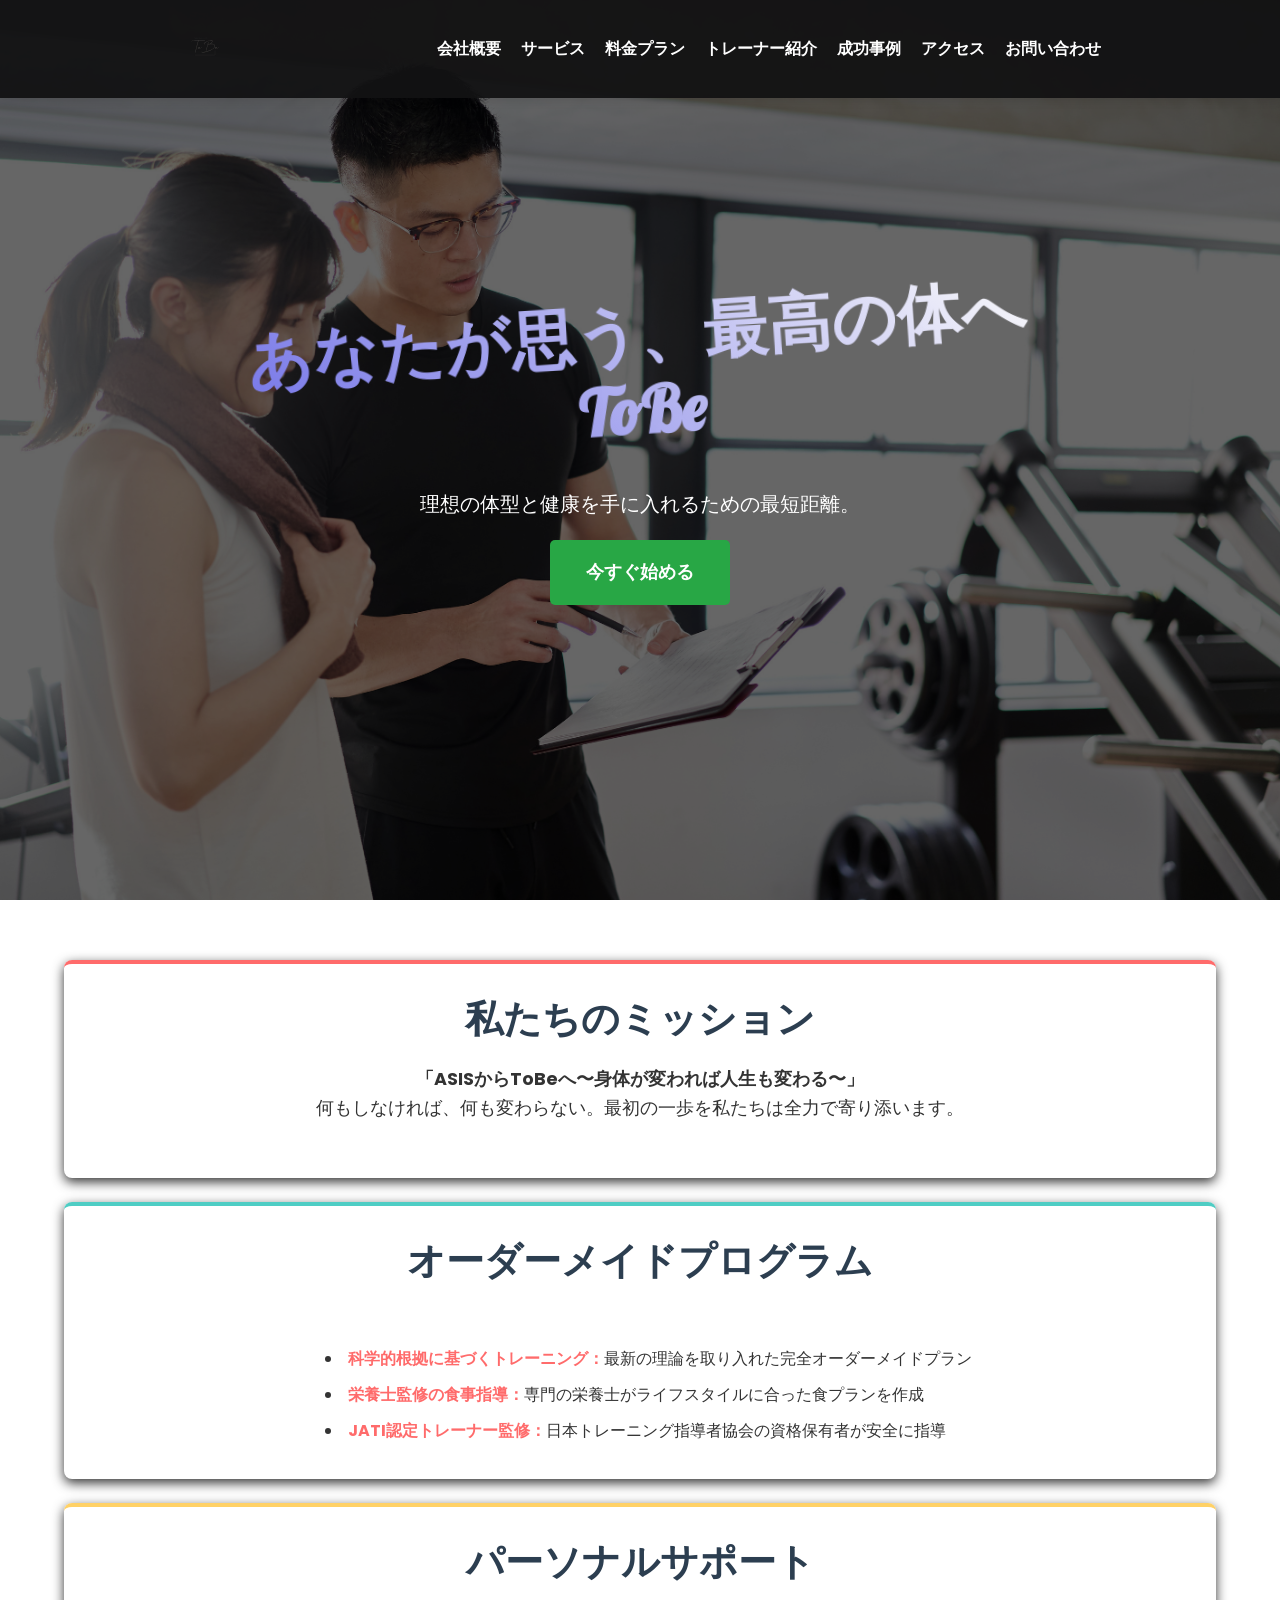
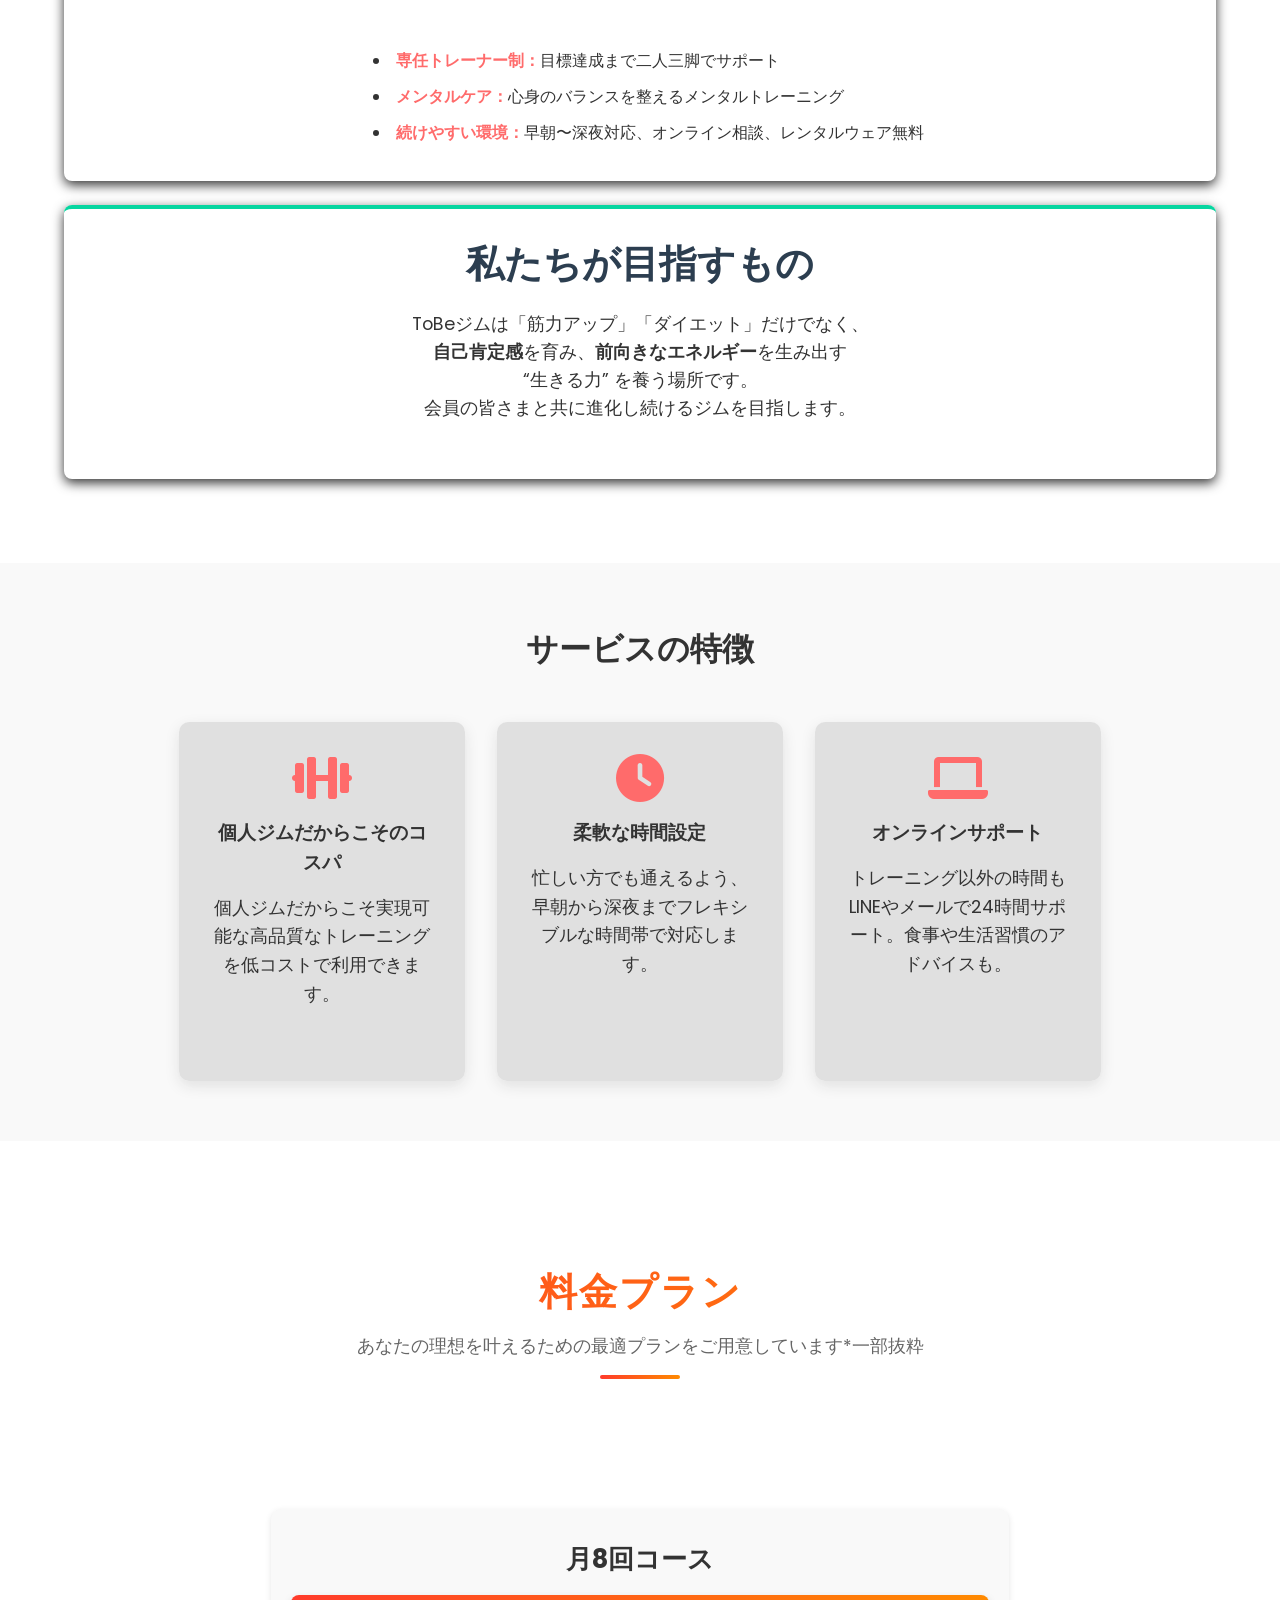
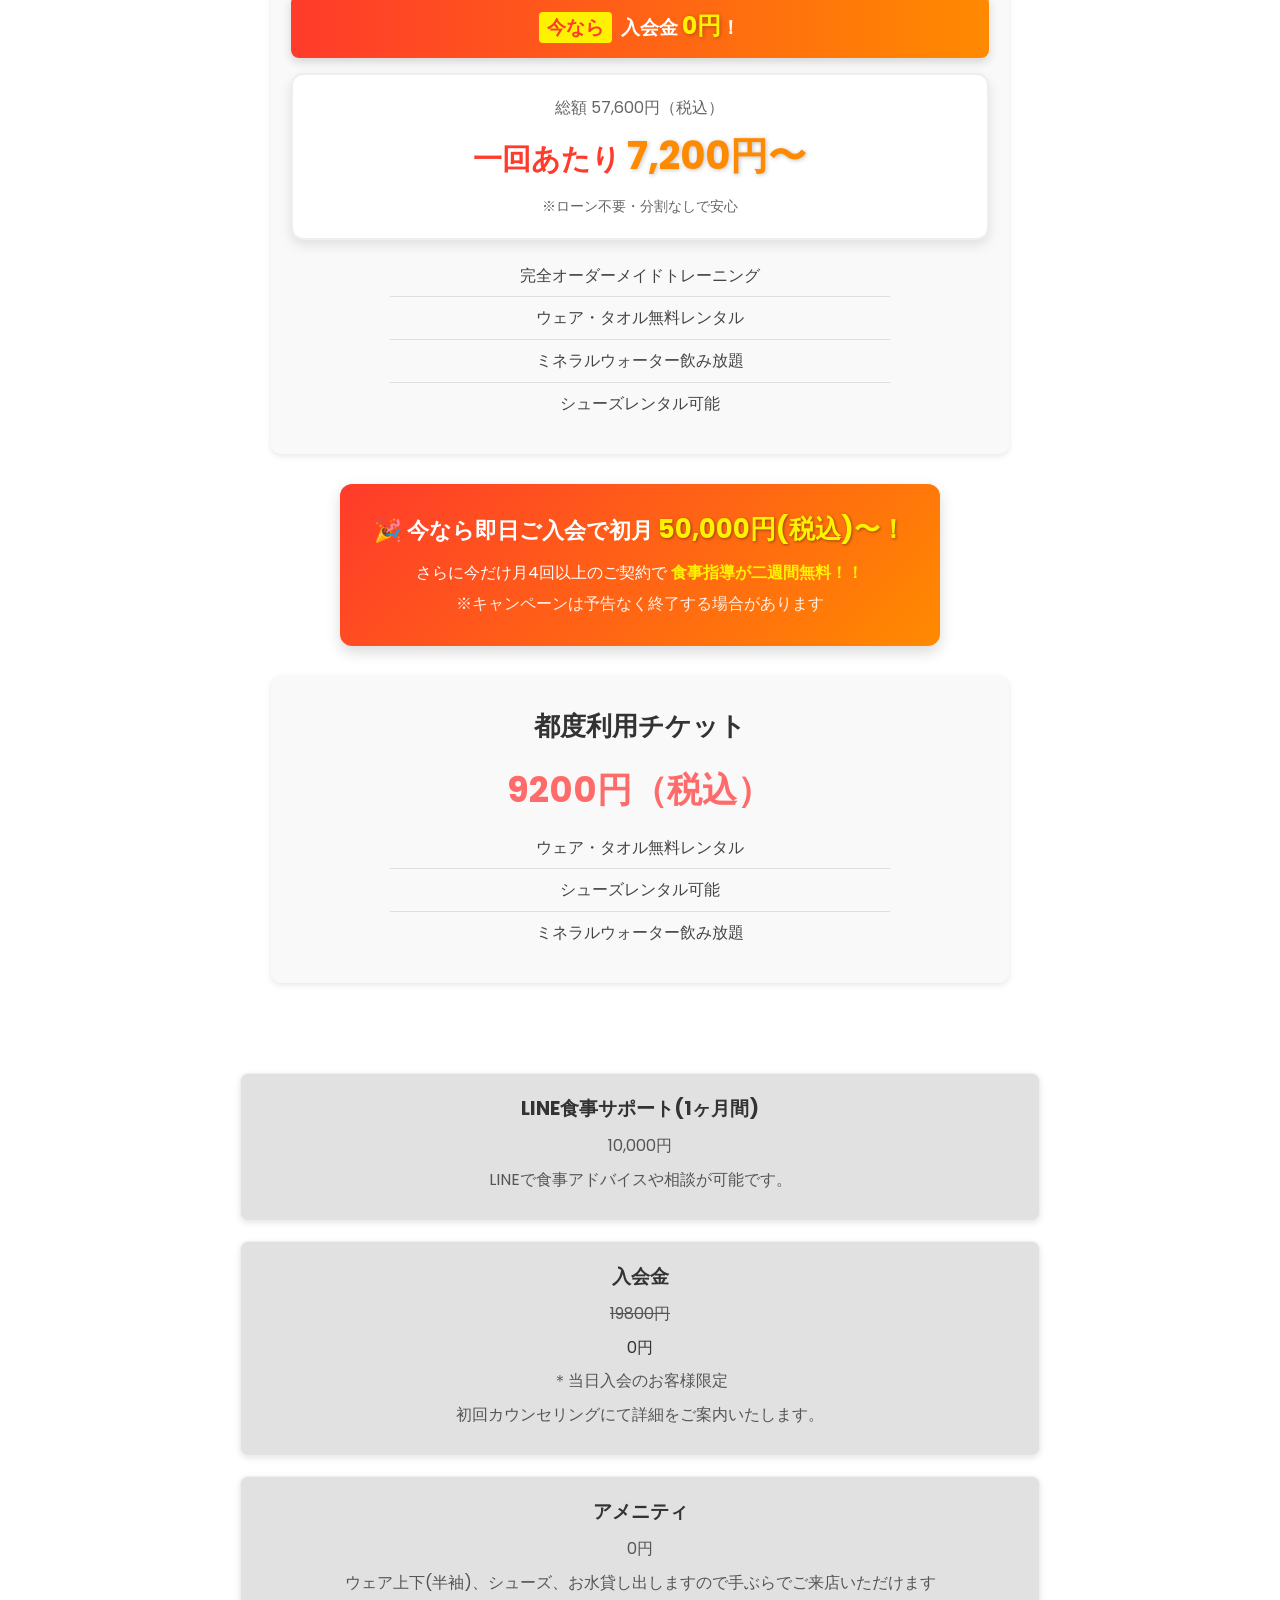
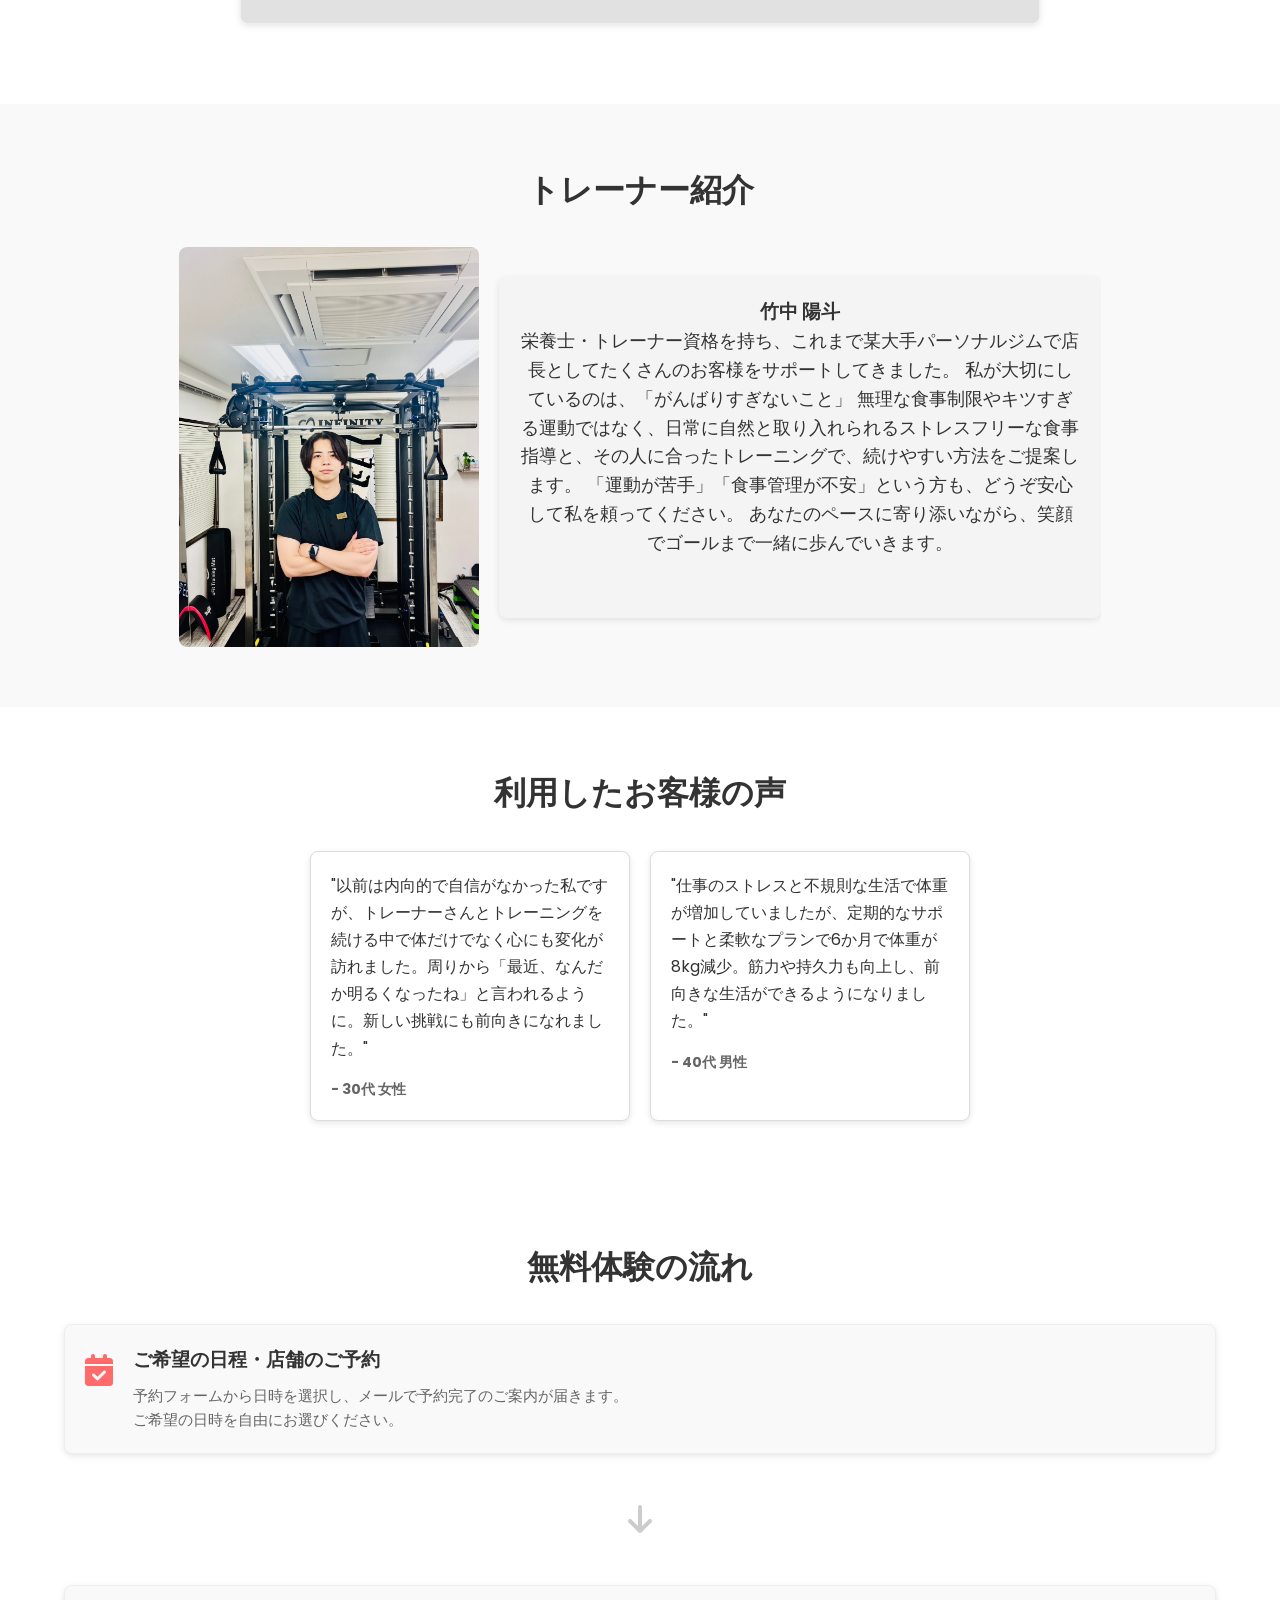
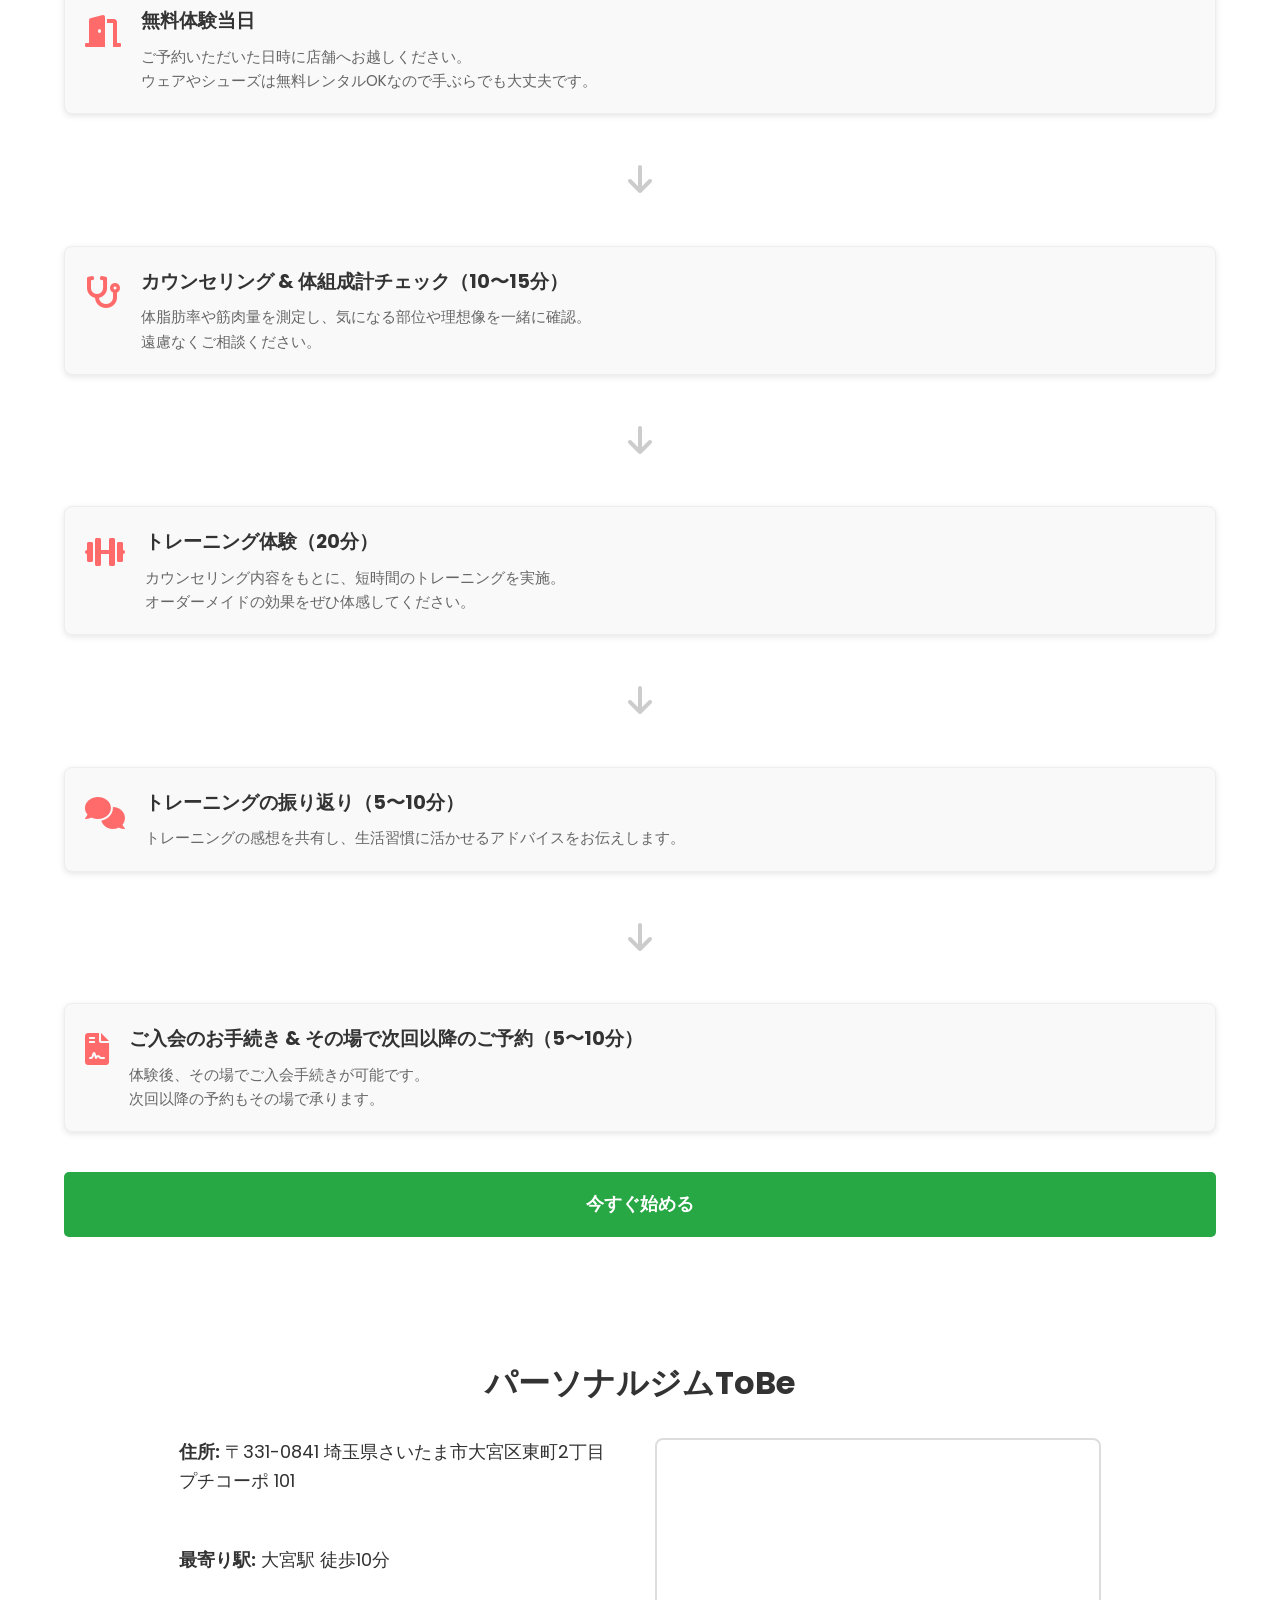
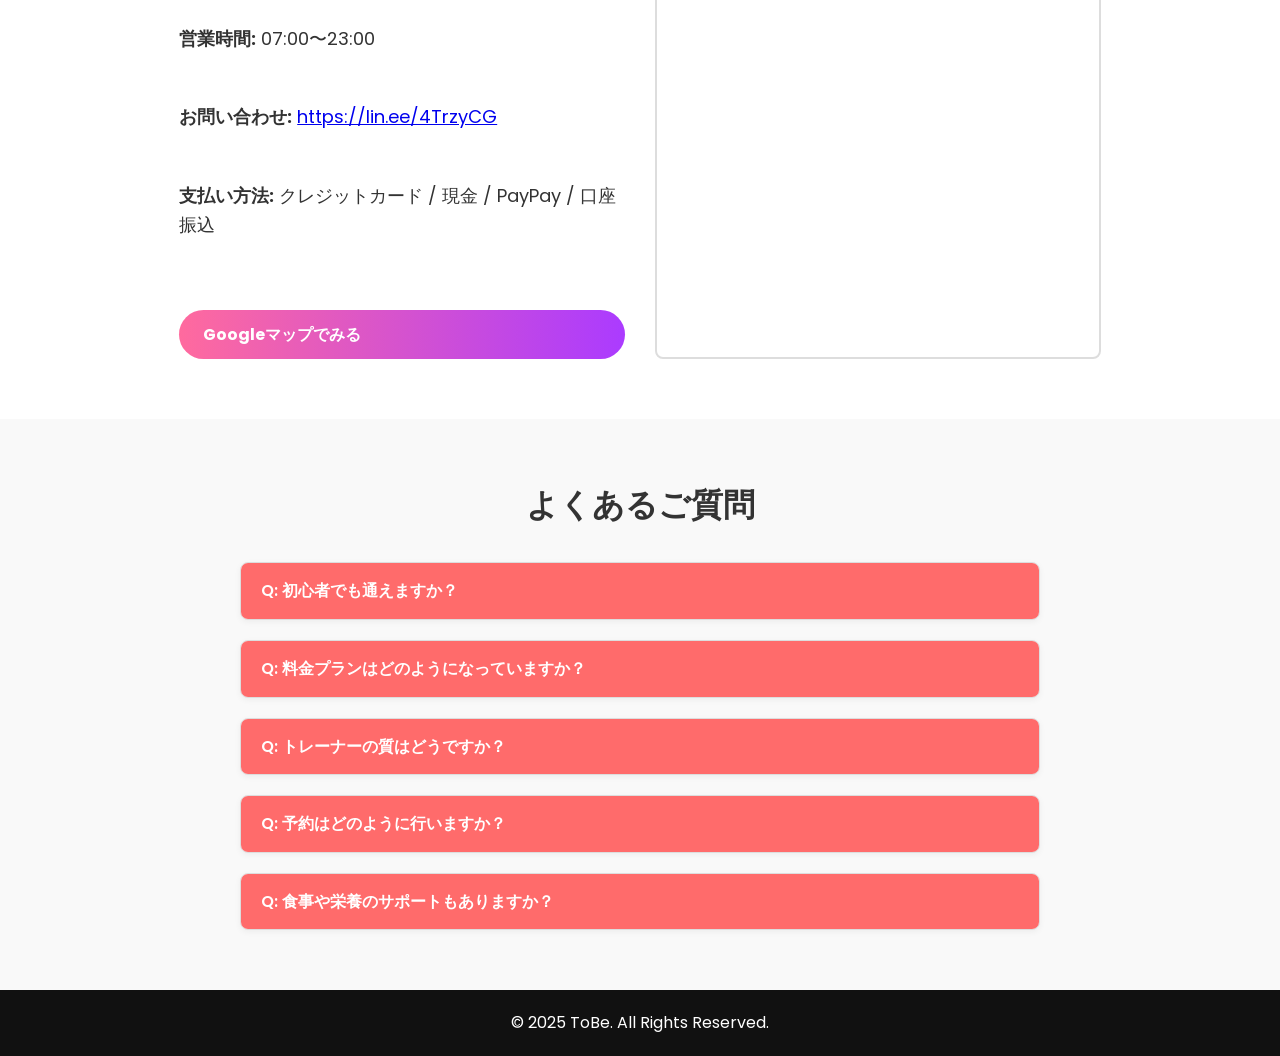
<file: index.html>
<!DOCTYPE html>
<html lang="ja">
<head>
  <meta charset="UTF-8" />
  <meta name="viewport" content="width=device-width, initial-scale=1.0" />
  <meta name="description" content="埼玉・大宮のパーソナルジム。JATI認定トレーナー監修のオーダーメイドプログラムと栄養士監修の食事指導で、あなたの理想の体を最短距離で実現します。">
  <meta name="keywords" content="Luminous,ルミナス、パーソナルジム,大宮,パーソナルトレーニング,JATI,栄養士,ダイエット,筋力アップ,大宮パーソナルジム,パーソナルジムルミナス、パーソナルジムLuminous">
  <meta name="google-site-verification" content="mAruXYX72T_4sQsR0c7cQkvYTONWRllxUtvL-5qpZTM" />
  <link rel="canonical" href="https://yodo1219.github.io/ToBe/">
  <title>パーソナルジムToBe.大宮の完全オーダーメイドトレーニング</title>
  <!-- Google Fonts & Font Awesome -->
<link rel="preconnect" href="https://fonts.googleapis.com">
<link rel="preconnect" href="https://fonts.gstatic.com" crossorigin>
<link href="https://fonts.googleapis.com/css2?family=Lobster&display=swap" rel="stylesheet">
  <link href="https://fonts.googleapis.com/css2?family=Poppins:wght@300;400;600;700&display=swap" rel="stylesheet">
  <link href="https://cdnjs.cloudflare.com/ajax/libs/font-awesome/6.0.0-beta3/css/all.min.css" rel="stylesheet">
  <link rel="stylesheet" href="css/styles.css" />
  <script src="Java/script.js" defer></script>
  <script type="application/ld+json">
    {
      "@context": "https://schema.org",
      "@type": "HealthAndBeautyBusiness",
      "name": "パーソナルジムLuminous",
      "image": "https://yodo1219.github.io/ToBe/img/tobe.svg",
      "@id": "https://yodo1219.github.io/ToBe/",
      "url": "https://yodo1219.github.io/ToBe/",
      "telephone": "080-9006-5446",
      "address": {
        "@type": "PostalAddress",
        "streetAddress": "埼玉県さいたま市大宮区東町2丁目 プチコーポ 101",
        "addressLocality": "さいたま市大宮区",
        "addressRegion": "埼玉県",
        "postalCode": "331-0841",
        "addressCountry": "JP"
      },
      "geo": {
        "@type": "GeoCoordinates",
        "latitude": 35.90993307909286,
        "longitude": 139.63185376795187
      },
      "openingHoursSpecification": {
        "@type": "OpeningHoursSpecification",
        "dayOfWeek": [
          "Monday","Tuesday","Wednesday","Thursday","Friday","Saturday","Sunday"
        ],
        "opens": "07:00",
        "closes": "23:00"
      }
    }
    </script>
</head>
<body>
  <!-- ヘッダー -->
  <header class="site-header">
    <div class="container">
      <div class="logo">
        <img src="./img/tobe.svg" alt="ToBe Logo" />
      </div>
      <nav>
        <ul class="nav-links">
          <li><a href="#about">会社概要</a></li>
          <li><a href="#services">サービス</a></li>
          <li><a href="#pricing">料金プラン</a></li>
          <li><a href="#trainers">トレーナー紹介</a></li>
          <li><a href="#testimonials">成功事例</a></li>
          <li><a href="#access">アクセス</a></li>
          <li><a href="https://forms.gle/cVFR1vsf8Z5L9fG29" target="_blank">お問い合わせ</a></li>
        </ul>
      </nav>
      <!-- ハンバーガーメニューのアイコン -->
    <div class="hamburger">
      <span class="bar"></span>
      <span class="bar"></span>
      <span class="bar"></span>
    </div>
    </div>
  </header>

  <!-- ヒーローセクション -->
<section class="hero">
  <div class="hero-overlay"></div>
  <div class="hero-content container">
    <h1 class="hero-heading">
      <span class="hero-heading-text">
      あなたが思う、最高の体へ<br />
      <span class="highlight">ToBe</span>
    </span>
    </h1>
    <p>理想の体型と健康を手に入れるための最短距離。</p>
    <a href="https://forms.gle/cVFR1vsf8Z5L9fG29" class="cta-button" target="_blank">今すぐ始める</a>
  </div>
</section>



  <!-- Aboutセクション -->
 <section id="about" class="content-section">
   <div class="container">
     <!-- ミッションブロック -->
     <div class="about-block mission-block">
       <h2 class="section-title">私たちのミッション</h2>
       <p><strong>「ASISからToBeへ〜身体が変われば人生も変わる〜」</strong><br>
        何もしなければ、何も変わらない。最初の一歩を私たちは全力で寄り添います。</p>
     </div>

     <!-- プログラムブロック -->
     <div class="about-block program-block">
       <h2 class="section-title">オーダーメイドプログラム</h2>
       <ul class="feature-list">
         <li><strong>科学的根拠に基づくトレーニング：</strong>最新の理論を取り入れた完全オーダーメイドプラン</li>
         <li><strong>栄養士監修の食事指導：</strong>専門の栄養士がライフスタイルに合った食プランを作成</li>
         <li><strong>JATI認定トレーナー監修：</strong>日本トレーニング指導者協会の資格保有者が安全に指導</li>
       </ul>
     </div>

     <!-- サポートブロック -->
     <div class="about-block support-block">
       <h2 class="section-title">パーソナルサポート</h2>
       <ul class="feature-list">
         <li><strong>専任トレーナー制：</strong>目標達成まで二人三脚でサポート</li>
         <li><strong>メンタルケア：</strong>心身のバランスを整えるメンタルトレーニング</li>
         <li><strong>続けやすい環境：</strong>早朝〜深夜対応、オンライン相談、レンタルウェア無料</li>
       </ul>
     </div>

     <!-- ビジョンブロック -->
     <div class="about-block vision-block">
       <h2 class="section-title">私たちが目指すもの</h2>
       <p>
         ToBeジムは「筋力アップ」「ダイエット」だけでなく、<br>
         <strong>自己肯定感</strong>を育み、<strong>前向きなエネルギー</strong>を生み出す<br>
         “生きる力” を養う場所です。<br>
         会員の皆さまと共に進化し続けるジムを目指します。
       </p>
     </div>
   </div>
 </section>

  <section id="features" class="content-section">
    <div class="container">
        <h2 class="section-title">サービスの特徴</h2>
        <div class="features">
            <div class="feature">
                <i class="fas fa-dumbbell"></i>
                <h3>個人ジムだからこそのコスパ</h3>
                <p>個人ジムだからこそ実現可能な高品質なトレーニングを低コストで利用できます。</p>
            </div>
            <div class="feature">
                <i class="fas fa-clock"></i>
                <h3>柔軟な時間設定</h3>
                <p>忙しい方でも通えるよう、早朝から深夜までフレキシブルな時間帯で対応します。</p>
            </div>
            <div class="feature">
                <i class="fas fa-laptop"></i>
                <h3>オンラインサポート</h3>
                <p>トレーニング以外の時間もLINEやメールで24時間サポート。食事や生活習慣のアドバイスも。</p>
            </div>
        </div>
    </div>
</section>

<section id="pricing" class="pricing-section">
  <div class="pricing-container">
    <section class="pricing-header">
      <h2>料金プラン</h2>
      <p class="subtext">あなたの理想を叶えるための最適プランをご用意しています*一部抜粋</p>
      <div class="divider"></div>
    </section>
    
    <section id="pricing" class="pricing-section">
      <div class="container">
        
    
        <div class="pricing-cards">
    
          <div class="pricing-card">
            <h3 class="plan-title">月8回コース</h3>
          
            <!-- 🔥 入会金無料バナー -->
            <div class="join-banner">
              <p><span>今なら</span> 入会金 <strong>0円</strong>！</p>
            </div>
          
            <div class="price-box">
              <p class="total-price">総額 57,600円（税込）</p>
              <p class="per-price">
                一回あたり <span>7,200円〜</span>
              </p>
              <p class="loan-note">※ローン不要・分割なしで安心</p>
            </div>
          
            <ul class="plan-features">
              <li>完全オーダーメイドトレーニング</li>
              <li>ウェア・タオル無料レンタル</li>
              <li>ミネラルウォーター飲み放題</li>
              <li>シューズレンタル可能</li>
            </ul>
          </div>
          <div class="campaign-banner">
            <h3>🎉 今なら即日ご入会で初月 <span>50,000円(税込)〜！</span></h3>
            <p>さらに今だけ月4回以上のご契約で <strong>食事指導が二週間無料！！</strong> </p>
            <p class="campaign-note">※キャンペーンは予告なく終了する場合があります</p>
          </div>
    
          <!-- プラン2 -->
          <div class="pricing-card">
            <h3 class="plan-title">都度利用チケット</h3>
            <p class="plan-price">9200円（税込）</p>
            
            <ul class="plan-features">
              <li>ウェア・タオル無料レンタル</li>
              <li>シューズレンタル可能</li>
              <li>ミネラルウォーター飲み放題</li>
            </ul>
          </div>
    
    
        </div>
    
        
      </div>
    </section>
    
    
    <!-- 中段：LINE食事サポート -->
    <div class="middle-row wide-box">
      <h4>LINE食事サポート(1ヶ月間)</h4>
      <p>10,000円</p>
      <p>LINEで食事アドバイスや相談が可能です。</p>
    </div>

    <!-- 下段：入会金 -->
    <div class="bottom-row wide-box">
      <h4>入会金</h4>
      <p><p><del>19800円</del></p>0円</p>
      <p>＊当日入会のお客様限定</p>
      <p>初回カウンセリングにて詳細をご案内いたします。</p>
    </div>

    <div class="bottom-row wide-box">
      <h4>アメニティ</h4>
      <p>0円</p>
      <p>ウェア上下(半袖)、シューズ、お水貸し出しますので手ぶらでご来店いただけます</p>
    </div>

  </div>
</section>

  <!-- トレーナー紹介セクション -->
<section id="trainers" class="content-section">
  <div class="container">
    <h2 class="section-title">トレーナー紹介</h2>
    <div class="trainer-slider">
      <div class="trainer-card active" data-index="0">
        <div class="trainer-image">
          <img src="img/竹.JPG" alt="トレーナー1">
        </div>
        <div class="trainer-info">
          <h3>竹中 陽斗</h3>
          <p>栄養士・トレーナー資格を持ち、これまで某大手パーソナルジムで店長としてたくさんのお客様をサポートしてきました。
            私が大切にしているのは、「がんばりすぎないこと」
            無理な食事制限やキツすぎる運動ではなく、日常に自然と取り入れられるストレスフリーな食事指導と、その人に合ったトレーニングで、続けやすい方法をご提案します。
            「運動が苦手」「食事管理が不安」という方も、どうぞ安心して私を頼ってください。
            あなたのペースに寄り添いながら、笑顔でゴールまで一緒に歩んでいきます。</p>
        </div>
      </div>
      <!-- 必要に応じて追加 -->
    </div>
  </div>
</section>

  <!-- 成功事例（お客様の声）セクション -->
  <section id="testimonials" class="content-section">
    <div class="container">
      <h2 class="section-title">利用したお客様の声</h2>
      <div class="testimonials-grid">
        <div class="testimonial-card">
          
          <div class="testimonial-text">
            <p>"以前は内向的で自信がなかった私ですが、トレーナーさんとトレーニングを続ける中で体だけでなく心にも変化が訪れました。周りから「最近、なんだか明るくなったね」と言われるように。新しい挑戦にも前向きになれました。"</p>
            <h4>- 30代 女性</h4>
          </div>
        </div>
        <div class="testimonial-card">
         
          <div class="testimonial-text">
            <p>"仕事のストレスと不規則な生活で体重が増加していましたが、定期的なサポートと柔軟なプランで6か月で体重が8kg減少。筋力や持久力も向上し、前向きな生活ができるようになりました。"</p>
            <h4>- 40代 男性</h4>
          </div>
        </div>
      </div>
    </div>
  </section>

  <section id="trial-flow" class="flow-section">
    <div class="container">
      <h2 class="section-title">無料体験の流れ</h2>
      <div class="flow-steps">
        <!-- STEP 1 -->
        <div class="flow-step">
          <!-- 左側：アイコン + テキスト -->
          <div class="step-left">
            <div class="step-icon">
              <i class="fas fa-calendar-check"></i>
            </div>
            <div class="step-content">
              <h3>ご希望の日程・店舗のご予約</h3>
              <p>
                予約フォームから日時を選択し、メールで予約完了のご案内が届きます。<br>
                ご希望の日時を自由にお選びください。
              </p>
            </div>
          </div>
        </div>
  
        <!-- 矢印 -->
        <div class="flow-arrow">
          <i class="fas fa-arrow-down"></i>
        </div>
  
        <!-- STEP 2 -->
        <div class="flow-step">
          <div class="step-left">
            <div class="step-icon">
              <i class="fas fa-door-open"></i>
            </div>
            <div class="step-content">
              <h3>無料体験当日</h3>
              <p>
                ご予約いただいた日時に店舗へお越しください。<br>
                ウェアやシューズは無料レンタルOKなので手ぶらでも大丈夫です。
              </p>
            </div>
          </div>
        </div>
  
        <!-- 矢印 -->
        <div class="flow-arrow">
          <i class="fas fa-arrow-down"></i>
        </div>
  
        <!-- STEP 3 -->
        <div class="flow-step">
          <div class="step-left">
            <div class="step-icon">
              <i class="fas fa-stethoscope"></i>
            </div>
            <div class="step-content">
              <h3>カウンセリング &amp; 体組成計チェック（10〜15分）</h3>
              <p>
                体脂肪率や筋肉量を測定し、気になる部位や理想像を一緒に確認。<br>
                遠慮なくご相談ください。
              </p>
            </div>
          </div>
        </div>
  
        <!-- 矢印 -->
        <div class="flow-arrow">
          <i class="fas fa-arrow-down"></i>
        </div>
  
        <!-- STEP 4 -->
        <div class="flow-step">
          <div class="step-left">
            <div class="step-icon">
              <i class="fas fa-dumbbell"></i>
            </div>
            <div class="step-content">
              <h3>トレーニング体験（20分）</h3>
              <p>
                カウンセリング内容をもとに、短時間のトレーニングを実施。<br>
                オーダーメイドの効果をぜひ体感してください。
              </p>
            </div>
          </div>
        </div>
  
        <!-- 矢印 -->
        <div class="flow-arrow">
          <i class="fas fa-arrow-down"></i>
        </div>
  
        <!-- STEP 5 -->
        <div class="flow-step">
          <div class="step-left">
            <div class="step-icon">
              <i class="fas fa-comments"></i>
            </div>
            <div class="step-content">
              <h3>トレーニングの振り返り（5〜10分）</h3>
              <p>
                トレーニングの感想を共有し、生活習慣に活かせるアドバイスをお伝えします。<br>
               
              </p>
            </div>
          </div>
        </div>
  
        <!-- 矢印 -->
        <div class="flow-arrow">
          <i class="fas fa-arrow-down"></i>
        </div>
  
        <!-- STEP 6 -->
        <div class="flow-step">
          <div class="step-left">
            <div class="step-icon">
              <i class="fas fa-file-contract"></i>
            </div>
            <div class="step-content">
              <h3>ご入会のお手続き &amp; その場で次回以降のご予約（5〜10分）</h3>
              <p>
                体験後、その場でご入会手続きが可能です。<br>
                次回以降の予約もその場で承ります。
              </p>
            </div>
          </div>
        </div>
        <a href="https://forms.gle/cVFR1vsf8Z5L9fG29" class="cta-button" target="_blank">今すぐ始める</a>
      </div>
    </div>
  </section>

  <!-- アクセスセクション -->
<section id="access" class="content-section access">
  <div class="container">
    <h2 class="section-title">パーソナルジムToBe</h2>
    <div class="access-grid">
      <div class="access-info">
        <p><strong>住所:</strong> 〒331-0841 埼玉県さいたま市大宮区東町2丁目 プチコーポ 101</p>
        <p><strong>最寄り駅:</strong> 大宮駅 徒歩10分</p>
        <p><strong>営業時間:</strong> 07:00〜23:00</p>
        <p><strong>お問い合わせ:</strong>
          <a href="https://lin.ee/4TrzyCG" target="_blank" rel="noopener noreferrer">https://lin.ee/4TrzyCG</a>
        </p>        
        <p><strong>支払い方法:</strong> クレジットカード / 現金 / PayPay / 口座振込</p>
        <a href="https://maps.app.goo.gl/wHsGw2URXanpfTcu6" class="map-button" target="_blank" rel="noopener noreferrer">Googleマップでみる</a>
      </div>
      <div class="map-container">
        <iframe src="https://www.google.com/maps/embed?pb=!1m18!1m12!1m3!1d2173.241552381332!2d139.63185376795187!3d35.90993307909286!2m3!1f0!2f0!3f0!3m2!1i1024!2i768!4f13.1!3m3!1m2!1s0x6018c13e8a814dd1%3A0x7a86ed90d41622a0!2z44CSMzMwLTA4NDEg5Z-8546J55yM44GV44GE44Gf44G-5biC5aSn5a6u5Yy65p2x55S677yS5LiB55uu77yS77yV77yT4oiS77yT!5e0!3m2!1sja!2sjp!4v1739182619708!5m2!1sja!2sjp" width="100%" height="100%" style="border: 0" allowfullscreen="" loading="lazy" referrerpolicy="no-referrer-when-downgrade"></iframe>
      </div>
    </div>
  </div>
</section>

  <section id="faq" class="content-section">
    <div class="container">
      <h2 class="section-title">よくあるご質問</h2>
      <div class="faq-list">
        <!-- FAQ 1 -->
        <div class="faq-item">
          <div class="faq-question">Q: 初心者でも通えますか？</div>
          <div class="faq-answer">
            <p>A: もちろんです。当ジムでは、初心者の方にも安心して始められるよう、丁寧なカウンセリングと個別に合わせたプログラムをご提供しております。トレーナーが一人ひとりのレベルに合わせた指導を行うため、初めての方でも無理なく続けられます。</p>
          </div>
        </div>
        
        <!-- FAQ 2 -->
        <div class="faq-item">
          <div class="faq-question">Q: 料金プランはどのようになっていますか？</div>
          <div class="faq-answer">
            <p>A: 当ジムでは、サブスク、都度利用をご用意しております。プランにより、回数単価が異なりますので、ご自身のライフスタイルや目標に合わせてお選びいただけます。詳細は料金セクション、またはお問い合わせください。</p>
          </div>
        </div>
        
        <!-- FAQ 3 -->
        <div class="faq-item">
          <div class="faq-question">Q: トレーナーの質はどうですか？</div>
          <div class="faq-answer">
            <p>A: 当ジムのトレーナーは、豊富な経験と各種資格を持つプロフェッショナルです。個々のお客様に合わせたオーダーメイドのトレーニングプランを作成し、常に最新のトレーニング理論を取り入れた指導を行っています。安心してお任せください。</p>
          </div>
        </div>
        
        <!-- FAQ 4 -->
        <div class="faq-item">
          <div class="faq-question">Q: 予約はどのように行いますか？</div>
          <div class="faq-answer">
            <p>A: 予約はWEBフォームまたは専用アプリから簡単に行えます。ご希望の日時と店舗を選択いただくと、予約完了のご連絡が届きます。スマホからも快適に操作できるよう、システムを最適化しています。</p>
          </div>
        </div>
        
        <!-- FAQ 5 -->
        <div class="faq-item">
          <div class="faq-question">Q: 食事や栄養のサポートもありますか？</div>
          <div class="faq-answer">
            <p>A: はい。当ジムでは、LINEを利用した食事サポートや栄養カウンセリングも行っています。お客様の健康状態や目標に合わせたアドバイスを提供し、トレーニングの効果を最大限に引き出すお手伝いをします。</p>
          </div>
        </div>
      </div>
    </div>
  </section>

  <!-- フッター -->
  <footer class="site-footer">
    <p>&copy; 2025 ToBe. All Rights Reserved.</p>
  </footer>
  <!-- トップに戻るボタン -->
<a href="#" id="back-to-top" class="back-to-top">
  <i class="fas fa-chevron-up"></i>
</a>
</body>
</html>
</file>
<file: css/styles.css>
/* ── 全体設定 ── */
:root {
  --primary-color: #FF6B6B;
  --secondary-color: #4ECDC4;
  --dark-color: #2C3E50;
  --light-color: #ECF0F1;
  --text-color: #333;
}

* {
  margin: 0;
  padding: 0;
  box-sizing: border-box;
}

body {
  font-family: 'Poppins', sans-serif;
  line-height: 1.6;
  color: var(--text-color);
  overflow-x: hidden;
  position: relative;
}

/* ページ全体の固定背景画像 */
body::before {
  content: "";
  position: fixed;
  top: 0;
  left: 0;
  width: 100%;
  height: 100%;
  
  background-size: cover;
  z-index: -1;
}

.container {
  width: 90%;
  max-width: 1200px;
  margin: 0 auto;
}

/* ── ヘッダー ── */
.site-header {
  background-color: rgba(18, 18, 19, 0.95);
  position: fixed;
  width: 100%;
  z-index: 1000;
  box-shadow: 0 2px 10px rgba(0,0,0,0.1);
  padding: 20px 10%;
}

.site-header .logo img {
  height: 50px;
  width: auto;
}

.nav-links {
  list-style: none;
  display: flex;
  gap: 20px;
}

.nav-links a {
  text-decoration: none;
  color: white;
  font-size: 16px;
  font-weight: 600;
  transition: color 0.3s;
}

.nav-links a:hover {
  color: var(--primary-color);
}

/* PC時のナビ */
.nav-links {
  list-style: none;
  display: flex;
  gap: 20px;
  margin: 0;
  padding: 0;
}

/* ヘッダーのコンテナ設定 */
.site-header .container {
  display: flex;
  justify-content: space-between;
  align-items: center;
}

/* ハンバーガーメニュー（初期は非表示） */
.hamburger {
  display: none;
  cursor: pointer;
  flex-direction: column;
  gap: 5px;
}

/* ハンバーガーのバー */
.hamburger .bar {
  width: 25px;
  height: 3px;
  background-color: white;
  border-radius: 3px;
}

/* 768px以下（スマホ）用 */
@media (max-width: 768px) {
  .nav-links {
    display: none;
    flex-direction: column;
    width: 100%;
    background-color: rgba(18, 18, 19, 0.95);
    position: absolute;
    top: 70px; /* ヘッダーの高さに合わせる */
    right: 0;  /* 右側から出す */
    padding: 1rem 0;
  }
  .nav-links.active {
    display: flex;
  }
  /* ハンバーガーメニューを右側に表示 */
  .hamburger {
    display: flex;
  }
}



/* ── ヒーローセクション ── */
.hero {
  height: 100vh;
  position: relative;
  display: flex;
  align-items: center;
  justify-content: center;
  text-align: center;
  color: white;
  background: url("../img/main%20contents.png") no-repeat center center;
  background-size: cover;
  
}

.hero-overlay {
  position: absolute;
  top: 0;
  left: 0;
  width: 100%;
  height: 100%;
  background: rgba(0,0,0,0.6);
  z-index: 0;
}

.hero-content {
  position: relative;
  z-index: 1;
  animation: fadeInUp 1s ease-in-out;
}

.hero h1 {
  font-size: 48px;
  line-height: 1.4;
  margin-bottom: 20px;
}

.hero .highlight {
  color: var(--primary-color);
  font-weight: bold;
}

.hero p {
  font-size: 20px;
  margin-bottom: 20px;
}

/* 親要素（アニメーション対象） */
.hero-heading {
  display: inline-block;
  opacity: 0;
  transform: translateY(50px) scale(0.8) rotate(-2deg);
  animation: heroZoomIn 2s ease forwards;
  animation-delay: 0.5s;
}

/* 子要素（常にグラデーションテキストのスタイルを維持） */
.hero-heading-text {
  font-family: 'Lobster', cursive;
  font-size: 4rem;
  line-height: 1.2;
  margin-bottom: 20px;
  background: linear-gradient(45deg, #6d6de6, #fffffff6);
  -webkit-background-clip: text;
  -webkit-text-fill-color: transparent;
  display: inline-block;
  transform: rotate(-2deg); /* 親の回転と合わせる */
}

/* キーフレームは親要素に適用 */
@keyframes heroZoomIn {
  0% {
    opacity: 0;
    transform: translateY(50px) scale(0.8) rotate(-2deg);
  }
  60% {
    opacity: 1;
    transform: translateY(-10px) scale(1.1) rotate(-2deg);
  }
  80% {
    transform: translateY(5px) scale(0.95) rotate(-2deg);
  }
  100% {
    opacity: 1;
    transform: translateY(0) scale(1) rotate(-2deg);
  }
}


.cta-button {
  padding: 12px 24px;
  background-color: var(--primary-color);
  color: white;
  text-decoration: none;
  font-size: 18px;
  font-weight: bold;
  border-radius: 5px;
  transition: background-color 0.3s, transform 0.3s;
}

.cta-button:hover {
  background-color: var(--secondary-color);
  transform: translateY(-3px);
  box-shadow: 0 10px 20px rgba(0,0,0,0.2);
}

/* ── コンテンツセクション共通 ── */
.content-section {
  padding: 60px 10%;
  text-align: center;
  background-color: rgba(249, 249, 249, 0.9);
}

.content-section:nth-of-type(even) {
  background-color: #fff; /* 普通の白 */
}

/* 偶数セクションは白背景に（必要ならコメントアウト） */
/* .content-section:nth-of-type(even) {
  background-color: #fff;
} */

.section-title {
  font-size: 36px;
  margin-bottom: 20px;
  animation: slideIn 1s ease;
}

.content-section p {
  font-size: 18px;
  margin-bottom: 40px;
}

/* ── Aboutセクション ── */
#about {
  text-align: center;
}

.cta-button {
  /* ボタンの基本デザイン */
  display: inline-block;
  padding: 1em 2em;
  background-color: #28a745;
  color: #fff;
  text-decoration: none;
  border-radius: 5px;
  font-weight: bold;
  position: relative;
  cursor: pointer;
  animation: bounce 2s infinite;
}

@keyframes bounce {
  0%, 20%, 50%, 80%, 100% {
    transform: translateY(0);
  }
  40% {
    transform: translateY(-10px);
  }
  60% {
    transform: translateY(-5px);
  }
}

/* 基本設定（PC・タブレット共通） */
#about img {
  display: block;
  max-width: 100%;
  height: auto;
  margin: 20px auto 0;
}

/* スマホ用の微調整 */
@media (max-width: 768px) {
  #about img {
    margin: 10px auto; /* 余白を少し狭める */
    /* 必要なら width: 100%; を指定してもOK */
  }
}

/* Aboutセクション全体 */
#about {
  padding: 60px 0;
  background-color: #ffffff;
}
  /* About セクション内テキストを中央揃え */
  .about-block {
    text-align: center;
  }
  /* リスト項目はブロック化して左揃え、親で中央配置 */
  .about-block .feature-list {
    display: inline-block;
    text-align: left;
    padding-left: 0;
    margin: 0 auto;
  }


/* セクションタイトル */
#about .section-title {
  font-size: 2.4rem;
  margin-bottom: 1rem;
  color: var(--dark-color);
  text-align: center;
}

/* ミッション文 */
#about p {
  font-size: 1.1rem;
  line-height: 1.6;
  max-width: 800px;
  margin: 0 auto 2rem;
  color: var(--text-color);
}

/* 各プログラム見出し */
#about h2.section-title + ul.feature-list,
#about h2.section-title + p + h2.section-title {
  margin-top: 2.5rem;
}

/* 特徴リスト */
.feature-list {
  list-style: disc inside;
  max-width: 700px;
  margin: 0 auto 2rem;
  padding: 0;
}

.feature-list li {
  margin-bottom: 0.75rem;
  font-size: 1rem;
  line-height: 1.5;
}

/* 強調部分 */
.feature-list li strong {
  color: var(--primary-color);
}

/* レスポンシブ調整 */
@media (max-width: 768px) {
  #about {
    padding: 40px 1rem;
  }
  #about .section-title {
    font-size: 1.8rem;
  }
  .feature-list li {
    font-size: 0.95rem;
  }
}
.about-block {
  background: #ea9b9b00;
  border-radius: 8px;
  padding: 24px;
  margin-bottom: 24px;
  box-shadow: 0 4px 12px rgba(0,0,0,0.8);
}
.mission-block { border-top: 4px solid var(--primary-color); }
.program-block { border-top: 4px solid var(--secondary-color); }
.support-block { border-top: 4px solid #FFD166; }
.vision-block  { border-top: 4px solid #06D6A0; }

.about-block .section-title {
  margin-bottom: 16px;
}
.about-block p,
.about-block .feature-list {
  margin-left: 16px;
}


#about img {
  display: block;
  max-width: 100%;
  height: auto;
  margin: 20px auto 0;
}


.features {
  display: grid;
  grid-template-columns: repeat(auto-fit, minmax(250px, 1fr));
  gap: 2rem;
  margin-top: 3rem;
}
.feature {
  background-color: #DDDD;
  padding: 2rem;
  border-radius: 10px;
  box-shadow: 0 5px 15px rgba(0,0,0,0.1);
  transition: transform 0.3s ease;
}
.feature:hover {
  transform: translateY(-10px);
}
.feature i {
  font-size: 3rem;
  color: var(--primary-color);
  margin-bottom: 1rem;
}
.feature h3 {
  margin-bottom: 1rem;
}

@media (max-width: 768px) {
  .feature {
    grid-template-columns: 1fr;
    gap: 20px;
  }
}

/* 料金セクション */
.pricing-section {
  background: #fff;
  padding: 60px 10%;
  text-align: center;
}

.pricing-section .section-title {
  font-size: 2.4rem;
  margin-bottom: 40px;
  color: #222;
  font-weight: bold;
}

/* 縦並びリスト */
.pricing-list {
  display: flex;
  flex-direction: column;
  gap: 30px; /* カード間の縦の余白 */
  align-items: center;
}

/* 料金カード */
.pricing-card {
  width: 100%;
  max-width: 800px; /* 横幅が広め */
  background: #f9f9f9;
  border-radius: 10px;
  padding: 30px 20px;
  box-shadow: 0 2px 6px rgba(0,0,0,0.1);
  text-align: center;
  transition: transform 0.3s ease;
  margin: 30px 0; 
}

.pricing-card:hover {
  transform: translateY(-5px);
  box-shadow: 0 6px 15px rgba(0,0,0,0.15);
}
.pricing-header {
  text-align: center;
  margin-top: 60px;
  margin-bottom: 40px;
  position: relative;
}

.pricing-header h2 {
  font-size: 2.4rem;
  color: #222;
  font-weight: 700;
  letter-spacing: 2px;
  margin-bottom: 10px;
  background: linear-gradient(90deg, #ff3b2b, #ff8a00);
  -webkit-background-clip: text;
  -webkit-text-fill-color: transparent;
  animation: fadeInDown 0.8s ease-in-out;
}

.pricing-header .subtext {
  font-size: 1.1rem;
  color: #666;
  margin-bottom: 15px;
  animation: fadeInUp 1s ease;
}

.price-box {
  text-align: center;
  background: #fff;
  border: 2px solid #eee;
  border-radius: 12px;
  padding: 20px;
  margin: 15px 0;
  box-shadow: 0 5px 12px rgba(0, 0, 0, 0.1);
  transition: transform 0.3s ease;
}

.price-box:hover {
  transform: translateY(-5px);
}

.total-price {
  font-size: 1rem;
  color: #666;
  margin-bottom: 5px;
}

.per-price {
  font-size: 1.8rem;
  font-weight: 700;
  color: #ff3b2b;
}

.per-price span {
  font-size: 2.2rem;
  color: #ff8a00;
  text-shadow: 1px 1px 3px rgba(0,0,0,0.2);
}

.divider {
  width: 80px;
  height: 4px;
  background: linear-gradient(90deg, #ff3b2b, #ff8a00);
  margin: 0 auto;
  border-radius: 2px;
  animation: expand 1s ease forwards;
}

/* アニメーション */
@keyframes fadeInDown {
  from { opacity: 0; transform: translateY(-15px); }
  to { opacity: 1; transform: translateY(0); }
}

@keyframes fadeInUp {
  from { opacity: 0; transform: translateY(15px); }
  to { opacity: 1; transform: translateY(0); }
}

@keyframes expand {
  from { width: 0; opacity: 0; }
  to { width: 80px; opacity: 1; }
}
/* プランタイトル */
.plan-title {
  font-size: 1.6rem;
  font-weight: bold;
  color: #333;
  margin-bottom: 15px;
}

/* 金額 */
.plan-price {
  font-size: 2.2rem;
  color: #FF6B6B;
  font-weight: bold;
  margin-bottom: 8px;
}

/* 月額目安 */
.plan-sub {
  font-size: 1rem;
  color: #666;
  margin-bottom: 15px;
}

/* 特徴リスト */
.plan-features {
  list-style: none;
  padding: 0;
  margin: 0 auto;
  max-width: 500px;
}

.plan-features li {
  border-bottom: 1px solid #ddd;
  padding: 8px 0;
  font-size: 1rem;
  color: #444;
}

.plan-features li:last-child {
  border-bottom: none;
}

/* 備考 */
.pricing-note {
  margin-top: 20px;
  font-size: 0.95rem;
  color: #666;
}


/* 中段・下段：大きなボックス（縦並び） */
.wide-box {
  background: #DDDD;
  border: 1px solid #eee;
  border-radius: 8px;
  padding: 20px;
  max-width: 800px; /* お好みで調整 */
  margin: 0 auto 20px; /* 下に余白 */
  box-shadow: 0 2px 6px rgba(0,0,0,0.1);
  text-align: center;
}

.wide-box h4 {
  font-size: 1.2rem;
  margin-bottom: 0.5rem;
  color: #333;
}
.wide-box p {
  margin-bottom: 0.5rem;
  color: #555;
}

.campaign-banner {
  background: linear-gradient(135deg, #ff3b2b, #ff8a00);
  color: #fff;
  text-align: center;
  padding: 25px 15px;
  border-radius: 12px;
  margin: 30px auto;
  max-width: 600px;
  box-shadow: 0 6px 15px rgba(0, 0, 0, 0.15);
  animation: fadeInUp 0.8s ease-in-out;
}

.campaign-banner h3 {
  font-size: 1.4rem;
  font-weight: 700;
  margin-bottom: 10px;
}

.campaign-banner h3 span {
  font-size: 1.6rem;
  color: #fff200;
  text-shadow: 1px 1px 3px rgba(0,0,0,0.4);
}

.campaign-banner p {
  font-size: 1rem;
  margin-bottom: 5px;
}

.campaign-banner strong {
  color: #fff200;
  font-weight: 700;
}

.campaign-note {
  font-size: 0.85rem;
  color: #fff;
  opacity: 0.9;
}

/* アニメーション */
@keyframes fadeInUp {
  from {
    opacity: 0;
    transform: translateY(20px);
  }
  to {
    opacity: 1;
    transform: translateY(0);
  }
}

/* レスポンシブ対応 */
@media (max-width: 768px) {
  .plan {
    width: 100%;
    margin-bottom: 20px;
  }
}

/* 入会金無料バナー */
.join-banner {
  background: linear-gradient(90deg, #ff3b2b, #ff8a00);
  color: #fff;
  font-weight: 700;
  font-size: 1.2rem;
  text-align: center;
  padding: 12px 10px;
  border-radius: 8px;
  margin-bottom: 15px;
  box-shadow: 0 4px 10px rgba(0,0,0,0.15);
  animation: fadeInDown 0.8s ease;
}

.join-banner span {
  background: #fff200;
  color: #ff3b2b;
  padding: 2px 8px;
  border-radius: 4px;
  margin-right: 5px;
}

.join-banner strong {
  font-size: 1.5rem;
  color: #fff200;
  text-shadow: 1px 1px 4px rgba(0,0,0,0.3);
}

/* 一回あたり料金 */
.per-price {
  font-size: 1.8rem;
  font-weight: 700;
  color: #ff3b2b;
  margin-bottom: 8px;
}

.per-price span {
  font-size: 2.4rem;
  color: #ff8a00;
  text-shadow: 1px 1px 4px rgba(0,0,0,0.25);
}

/* ローン不要注釈 */
.loan-note {
  font-size: 0.9rem;
  color: #666;
  margin-top: 5px;
}

/* スマホ対応 */
@media (max-width: 768px) {
  .join-banner {
    font-size: 1rem;
    padding: 10px;
  }

  .per-price {
    font-size: 1.4rem;
  }

  .per-price span {
    font-size: 2rem;
  }

  .loan-note {
    font-size: 0.85rem;
  }
}
/* トレーナーセクションの基本 */
/* トレーナーカード：非activeは非表示 */
.trainer-card {
  display: none;
  flex-direction: row;
  gap: 20px;
  align-items: center;
}
.trainer-card.active {
  display: flex;
}

/* 画像エリア */
.trainer-image img {
  width: 200px;
  height: auto;
  border-radius: 8px;
}
/* スライダー全体のコンテナ */
.trainer-slider {
  position: relative;
  width: 100%;
  height: auto;
  overflow: hidden;
}

/* 各カードを横に並べる or 重ねる（今回1枚だけ表示するので重ねる想定） */
.trainer-card {
  position: absolute;
  top: 0;
  left: 0;
  width: 100%;
  display: flex; /* 左側: 画像, 右側: テキスト */
  gap: 20px;
  opacity: 0;   /* 初期は非表示 */
  transition: opacity 0.5s ease;
  /* カードの高さは中身に合わせるなら position: absolute のままだと
     親コンテナに高さがなくなるので、JSで高さを調整するか、
     あるいは固定高さにするなど工夫が必要 */
}

/* アクティブなカードのみ表示 */
.trainer-card.active {
  opacity: 1;
  position: relative; /* activeなものだけ relative にして高さを持たせる */
}

/* 画像とテキストのレイアウト */
.trainer-image {
  flex: 0 0 300px; /* 画像枠の幅 */
  display: flex;
  justify-content: center;
  align-items: center;
}
.trainer-image img {
  width: 100%;
  height: auto;
  object-fit: cover;
  border-radius: 8px;
}

.trainer-info {
  flex: 1;
  background: #f4f4f4;
  border-radius: 8px;
  padding: 20px;
  box-shadow: 0 2px 6px rgba(0,0,0,0.1);
  display: flex;
  flex-direction: column;
  justify-content: center;
}

/* ページネーション */
.trainer-nav {
  margin-top: 20px;
  display: flex;
  justify-content: center;
  align-items: center;
  gap: 20px;
}
#trainer-count {
  font-size: 16px;
  font-weight: bold;
}
.nav-btn {
  padding: 8px 16px;
  font-size: 16px;
  border: none;
  background: #ddd;
  border-radius: 4px;
  cursor: pointer;
  transition: background 0.3s;
}
.nav-btn:hover {
  background: #ccc;
}

/* レスポンシブ対応 */
@media (max-width: 768px) {
  .trainer-card {
    flex-direction: column; /* 縦並び */
    text-align: center;
  }
  .trainer-image {
    flex: none;
    width: 100%;
    max-height: 200px; /* 画像の高さ上限 */
  }
}

/* ── 成功事例（お客様の声） ── */
.testimonials-grid {
  display: flex;
  gap: 20px;
  justify-content: center;
  flex-wrap: wrap;
}

.testimonial-card {
  background-color: #fff;
  color: #333;
  border: 1px solid #ddd;
  border-radius: 8px;
  width: 320px;
  padding: 20px;
  box-sizing: border-box;
  display: flex;
  flex-direction: column;
  align-items: center;
  box-shadow: 0 2px 6px rgba(0,0,0,0.1);
}

.testimonial-image {
  width: 100%;
  height: auto;
  object-fit: cover;
  margin-bottom: 1rem;
}

.testimonial-text {
  text-align: left;
  width: 100%;
}

.testimonial-text p {
  font-size: 16px;
  line-height: 1.7;
  margin-bottom: 1rem;
}

.testimonial-text h4 {
  font-size: 14px;
  color: #666;
  margin: 0;
}

/* フローセクション全体 */
.flow-section {
  background: #fff;
  padding: 60px 0;
  text-align: center;
}

.flow-section .container {
  width: 90%;
  max-width: 1200px;
  margin: 0 auto;
}

.section-title {
  font-size: 2rem;
  margin-bottom: 2rem;
  color: #333;
}

/* 全ステップを縦に並べるコンテナ */
.flow-steps {
  display: flex;
  flex-direction: column;
  gap: 40px;
}

/* 各ステップの枠 */
.flow-step {
  display: flex;
  justify-content: space-between; /* 左テキスト、右画像を両端に配置 */
  gap: 20px;
  background: #f9f9f9;
  border: 1px solid #eee;
  border-radius: 8px;
  padding: 20px;
  align-items: center;
  box-shadow: 0 2px 6px rgba(0,0,0,0.1);
  text-align: left; /* 左寄せ */
}

/* 左側（アイコン＋テキスト） */
.step-left {
  display: flex;
  gap: 20px; /* アイコンとテキストの間 */
  align-items: flex-start; 
  flex: 1; /* 画像を含めた全体のバランスをとる */
}

/* アイコン */
.step-icon {
  font-size: 2rem;
  color: #ff6b6b; /* お好みのアクセントカラー */
  flex-shrink: 0;
}

/* テキスト部分 */
.step-content {
  text-align: left;
}

.step-content h3 {
  font-size: 1.2rem;
  color: #333;
  margin-bottom: 0.5rem;
}

.step-content p {
  font-size: 0.95rem;
  color: #666;
  line-height: 1.6;
}

/* 右側：画像 */
.step-image {
  flex: 0 0 200px; /* 画像枠の幅（お好みで調整） */
  display: flex;
  justify-content: center;
  align-items: center;
}

.step-image img {
  width: 100%;
  height: auto;
  object-fit: cover;
  border-radius: 8px;
}

/* 矢印用の要素 */
.flow-arrow {
  text-align: center;
  font-size: 2rem;
  color: #ccc;
}

/* レスポンシブ対応 */
@media (max-width: 768px) {
  .flow-step {
    flex-direction: column;
    text-align: center;
  }
  .step-left {
    flex-direction: column;
    align-items: center;
  }
  .step-icon {
    margin-bottom: 10px;
  }
  .step-content {
    text-align: center;
  }
  .step-image {
    width: 100%;
    max-width: 300px;
    margin-top: 15px;
  }
  .flow-arrow {
    font-size: 2rem;
    margin: -20px 0; /* 矢印の位置を微調整 */
  }
}

/* FAQセクション */
#faq {
  background-color: #f9f9f9;
  padding: 60px 0;
}

.faq-list {
  max-width: 800px;
  margin: 0 auto;
  text-align: left;
  display: flex;
  flex-direction: column;
  gap: 20px;
}

/* FAQアイテム */
.faq-item {
  border: 1px solid #ddd;
  border-radius: 8px;
  overflow: hidden;
  background-color: #fff;
  box-shadow: 0 2px 6px rgba(0,0,0,0.05);
}

/* 質問部分 */
.faq-question {
  padding: 15px 20px;
  background-color: var(--primary-color);
  color: #fff;
  font-weight: 600;
  cursor: pointer;
}

/* 回答部分（初期は非表示） */
.faq-answer {
  padding: 15px 20px;
  display: none;
  font-size: 0.95rem;
  color: #333;
  border-top: 1px solid #ddd;
}

/* FAQアイテムが展開されている状態 */
.faq-item.active .faq-answer {
  display: block;
}

/* FAQアイテムのアニメーション */
.faq-answer p {
  margin: 0;
  line-height: 1.6;
}

/* レスポンシブ対応 */
@media (max-width: 768px) {
  .faq-list {
    padding: 0 10px;
  }
}

/* ── アクセスセクション ── */
.access.content-section {
  background-color: #fff;
  color: #333;
  padding: 60px 10%;
  text-align: left;
}

.access.content-section h2 {
  font-size: 32px;
  margin-bottom: 30px;
  text-align: center;
}

.access-grid {
  display: grid;
  grid-template-columns: 1fr 1fr;
  gap: 30px;
  align-items: start;
}

.access-info {
  display: flex;
  flex-direction: column;
  gap: 10px;
  font-size: 16px;
}

.map-button {
  display: inline-block;
  margin-top: 20px;
  padding: 12px 24px;
  background: linear-gradient(90deg, #ff6a9e 0%, #ab3bff 100%);
  color: #fff;
  border-radius: 30px;
  text-decoration: none;
  font-weight: bold;
  transition: opacity 0.3s ease;
}

.map-button:hover {
  opacity: 0.8;
}

.map-container {
  border: 2px solid #ddd;
  border-radius: 8px;
  overflow: hidden;
  height: 100%;
}

@media (max-width: 768px) {
  .access-grid {
    grid-template-columns: 1fr;
  }
  .access.content-section {
    text-align: center;
  }
  .map-container {
    margin-top: 20px;
  }
}

/* ── お問い合わせ ── */
.contact {
  background-color: var(--dark-color);
  color: white;
}

.contact-form {
  display: grid;
  gap: 1rem;
}

.contact-form input,
.contact-form textarea {
  width: 100%;
  padding: 0.8rem;
  border: none;
  border-radius: 5px;
}

.social-links {
  display: flex;
  justify-content: center;
  margin-top: 2rem;
}

.social-links a {
  color: white;
  font-size: 1.5rem;
  margin: 0 1rem;
  transition: color 0.3s ease;
}

.social-links a:hover {
  color: var(--primary-color);
}



/* ── フッター ── */
.site-footer {
  background-color: #111;
  color: white;
  text-align: center;
  padding: 20px;
}

.footer-nav a {
  color: white;
  margin: 0 10px;
  text-decoration: none;
  font-size: 14px;
}

.footer-nav a:hover {
  color: var(--primary-color);
}

.back-to-top {
  position: fixed;
  bottom: 20px;
  right: 20px;
  background-color: var(--primary-color); /* 既存の変数を利用 */
  color: white;
  padding: 10px 15px;
  border-radius: 50%;
  text-decoration: none;
  font-size: 1.5rem;
  display: none;  /* 初期は非表示 */
  z-index: 1000;
  transition: opacity 0.3s ease;
}

.back-to-top:hover {
  background-color: var(--secondary-color);
}


/* ── アニメーション ── */
@keyframes fadeInUp {
  from {
    opacity: 0;
    transform: translateY(20px);
  }
  to {
    opacity: 1;
    transform: translateY(0);
  }
}

@keyframes slideIn {
  from {
    transform: translateY(50px);
    opacity: 0;
  }
  to {
    transform: translateY(0);
    opacity: 1;
  }
}

/* ── レスポンシブ共通 ── */
@media (max-width: 768px) {
  .nav-links {
    flex-direction: column;
    gap: 10px;
  }
  .trainer-box {
    flex-direction: column;
    align-items: center;
  }
 
  /* 共通：横スクロールコンテナ設定 */
  .features,
  .top-row,
  .testimonials-grid {
    display: flex !important;
    overflow-x: auto;
    -webkit-overflow-scrolling: touch;
    scroll-snap-type: x mandatory;
    gap: 1rem;
    padding-bottom: 1rem;
  }

  /* スナップするアイテム */
  .features .feature,
  .top-row .plan,
  .testimonials-grid .testimonial-card {
    flex: 0 0 80%;
    scroll-snap-align: start;
  }

  /* .top-row の wrap を解除 */
  .top-row {
    flex-wrap: nowrap;
  }

  /* スクロールバーのスタイル調整（任意） */
  .features::-webkit-scrollbar,
  .top-row::-webkit-scrollbar,
  .testimonials-grid::-webkit-scrollbar {
    height: 6px;
  }
  .features::-webkit-scrollbar-thumb,
  .top-row::-webkit-scrollbar-thumb,
  .testimonials-grid::-webkit-scrollbar-thumb {
    background: rgba(0,0,0,0.2);
    border-radius: 4px;
  }

    .features, .testimonials-grid {
      display: flex;
      overflow-x: auto;
      scroll-snap-type: x mandatory;
      -webkit-overflow-scrolling: touch; /* iOS 向けに慣性スクロールを有効化 */
    }
    .feature, .testimonial-card {
      flex: 0 0 80%;             /* 1枚あたり幅を80%に */
      scroll-snap-align: start;  /* スナップ位置をカードの先頭に */
      margin-right: 2rem;        /* カード間の余白 */
    }
  
}
/* ───────────────
📱スマホ用：ヒーローセクションだけ余白ゼロ
──────────────── */
@media (max-width: 768px) {
  .hero {
    margin: 0;
    padding: 0;
    width: 100vw;
    height: 100vh;
    background: url("../img/main%20contents.png") no-repeat center center;
    background-size: cover;
    background-attachment: scroll;
    background-color: #000; /* 万が一画像読み込み前のバックアップカラー */
  }

  /* hero内のcontainerによる余白をリセット */
  .hero .container {
    margin: 0;
    padding: 0;
    width: 100%;
    max-width: none;
  }

  /* hero内のテキスト位置調整 */
  .hero-content {
    position: absolute;
    top: 50%;
    left: 50%;
    transform: translate(-50%, -50%);
    width: 90%;
    text-align: center;
  }

  /* 文字を少し小さくして改行バランス調整 */
  .hero-heading-text {
    font-size: 2rem;
    line-height: 1.4;
  }

  .hero .highlight {
    display: block;
    font-size: 2.2rem;
    margin-top: 10px;
  }

  .hero p {
    font-size: 1rem;
    color: #fff;
    margin-top: 15px;
  }

  .cta-button {
    margin-top: 20px;
  }
}/* ───────────────
.hero {
  position: relative;
  width: 100vw;
  height: 100vh;
  margin: 0;
  padding: 0;
  overflow: hidden;
  background: url("../img/main%20contents.png") no-repeat center center;
  background-size: cover;
}

/* スマホ専用の最適化 */
@media (max-width: 768px) {
  .hero {
    width: 100%;
    height: 100dvh; /* 実際の画面サイズにピッタリ */
    background-size: cover;
    background-position: center;
    background-repeat: no-repeat;
  }

  .hero .container {
    width: 100%;
    padding: 0;
    margin: 0;
  }

  .hero-content {
    position: absolute;
    top: 50%;
    left: 50%;
    transform: translate(-50%, -50%);
    width: 90%;
    text-align: center;
  }
}
}
</file>
